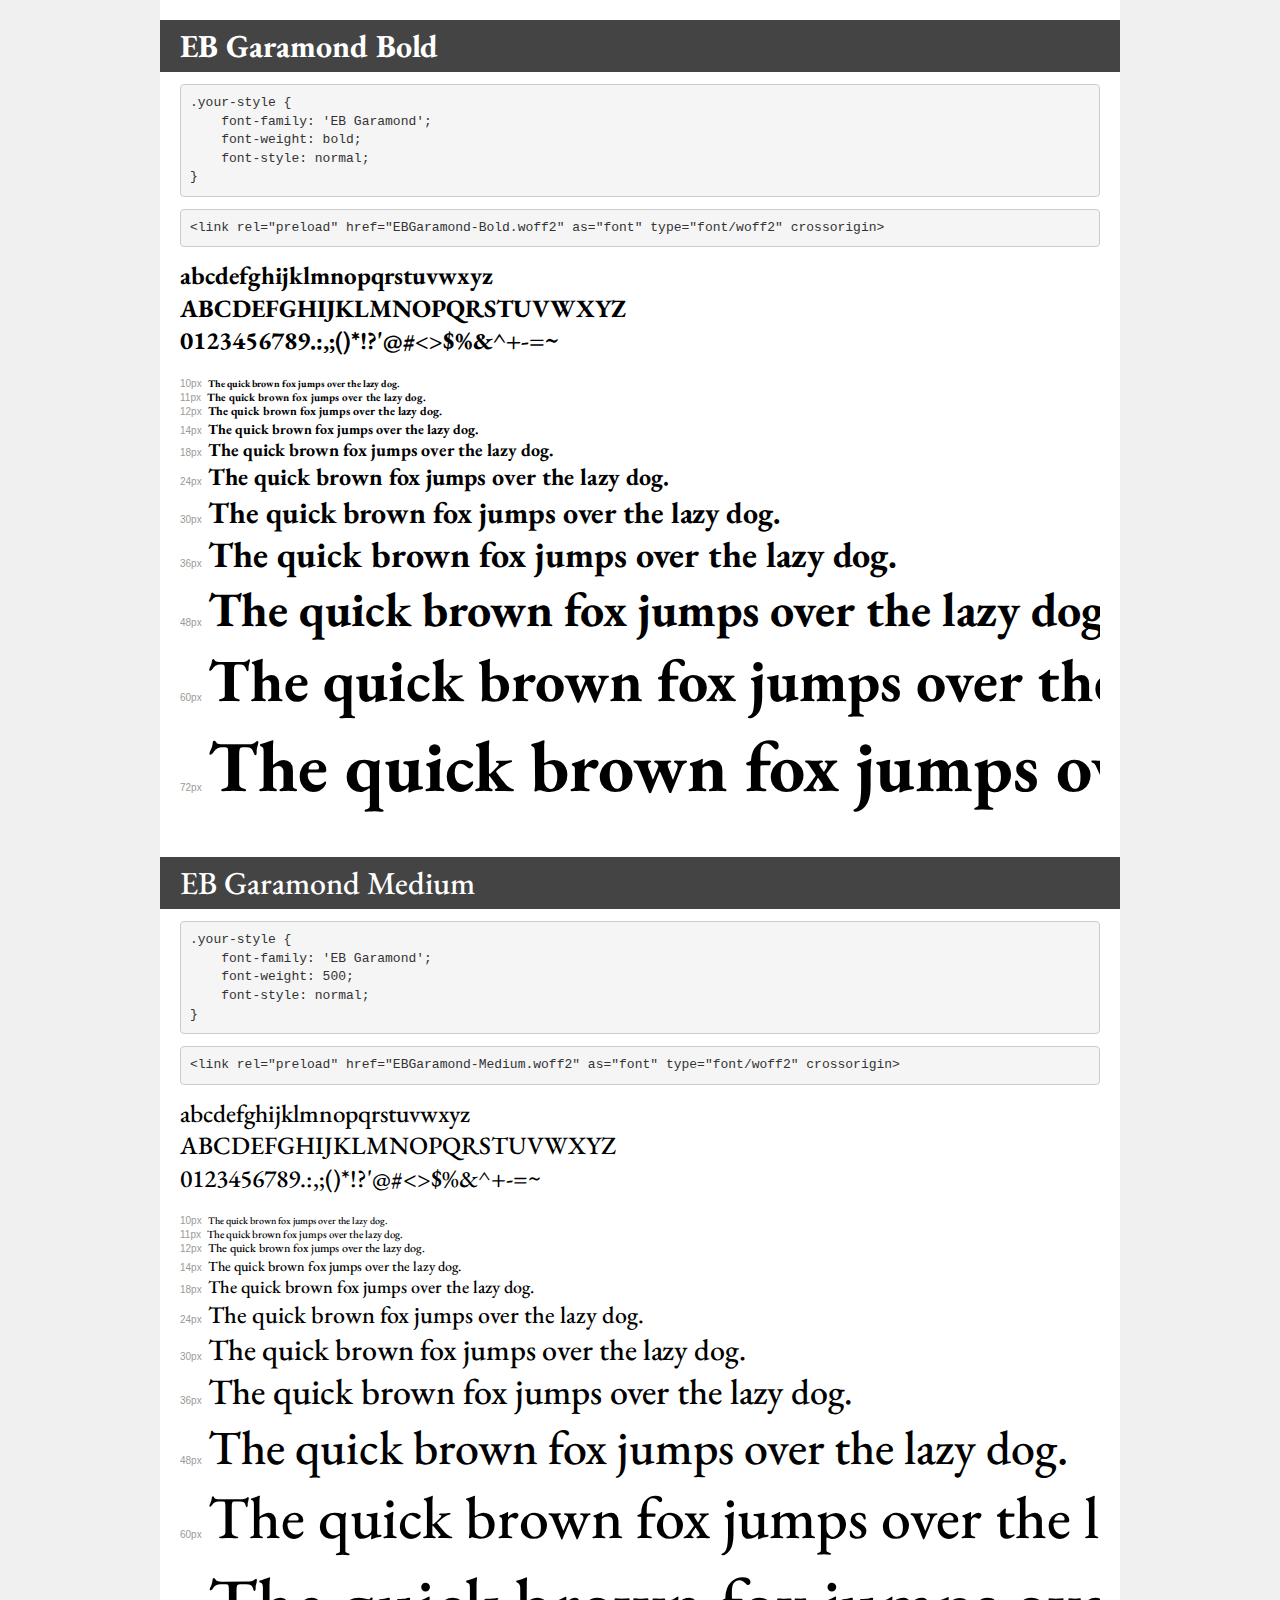
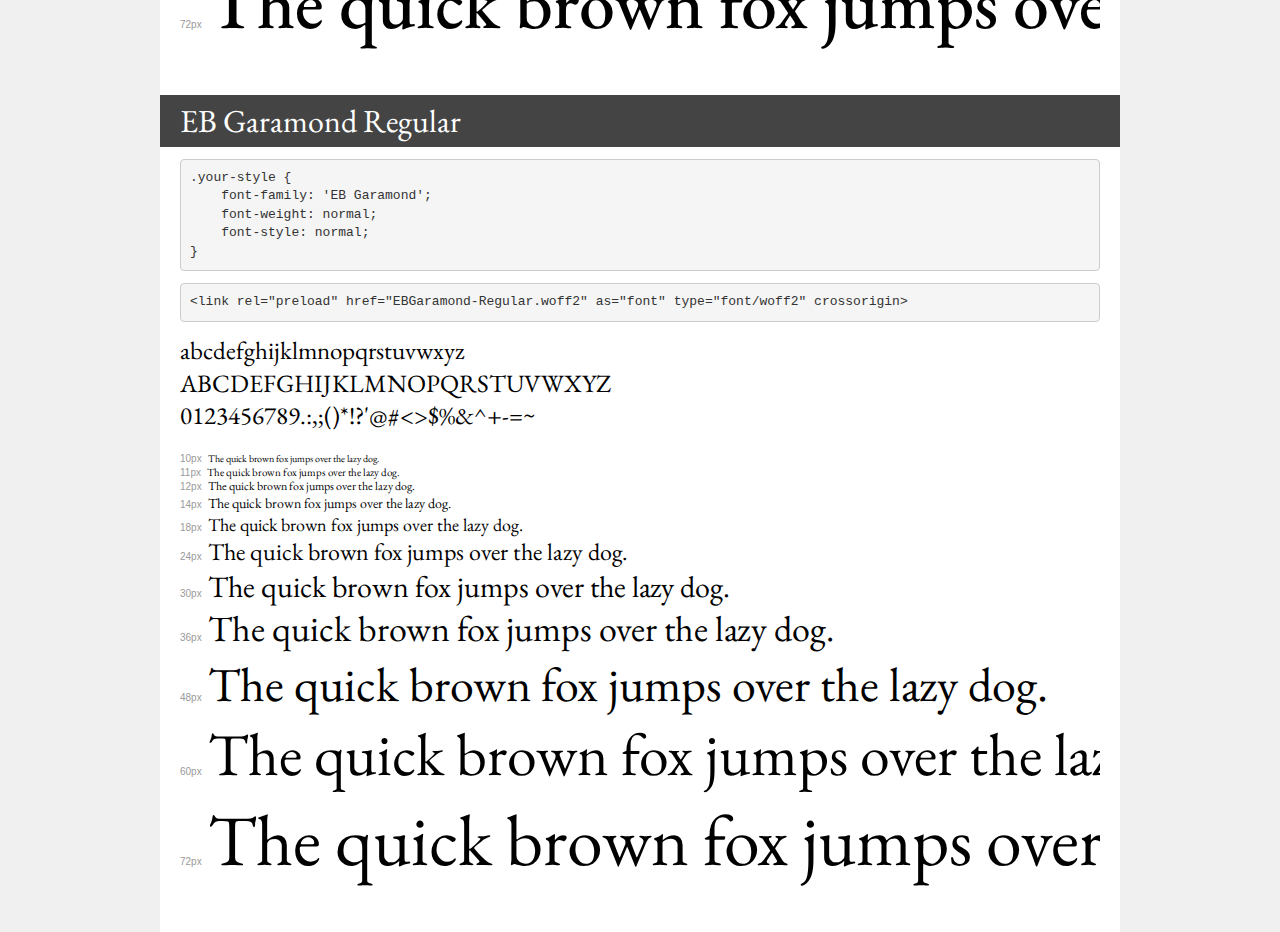
<file: fonts/demo.html>
<!DOCTYPE html>
<html lang="en">
<head>
    <meta charset="utf-8">
    <meta http-equiv="X-UA-Compatible" content="IE=edge">
    <meta name="viewport" content="width=device-width, initial-scale=1">
    <meta name="robots" content="noindex, noarchive">
    <meta name="format-detection" content="telephone=no">
    <title>Transfonter demo</title>
    <link href="stylesheet.css" rel="stylesheet">
    <style>
        /*
        http://meyerweb.com/eric/tools/css/reset/
        v2.0 | 20110126
        License: none (public domain)
        */
        html, body, div, span, applet, object, iframe,
        h1, h2, h3, h4, h5, h6, p, blockquote, pre,
        a, abbr, acronym, address, big, cite, code,
        del, dfn, em, img, ins, kbd, q, s, samp,
        small, strike, strong, sub, sup, tt, var,
        b, u, i, center,
        dl, dt, dd, ol, ul, li,
        fieldset, form, label, legend,
        table, caption, tbody, tfoot, thead, tr, th, td,
        article, aside, canvas, details, embed,
        figure, figcaption, footer, header, hgroup,
        menu, nav, output, ruby, section, summary,
        time, mark, audio, video {
            margin: 0;
            padding: 0;
            border: 0;
            font-size: 100%;
            font: inherit;
            vertical-align: baseline;
        }
        /* HTML5 display-role reset for older browsers */
        article, aside, details, figcaption, figure,
        footer, header, hgroup, menu, nav, section {
            display: block;
        }
        body {
            line-height: 1;
        }
        ol, ul {
            list-style: none;
        }
        blockquote, q {
            quotes: none;
        }
        blockquote:before, blockquote:after,
        q:before, q:after {
            content: '';
            content: none;
        }
        table {
            border-collapse: collapse;
            border-spacing: 0;
        }
        /* demo styles */
        body {
            background: #f0f0f0;
            color: #000;
        }
        .page {
            background: #fff;
            width: 920px;
            margin: 0 auto;
            padding: 20px 20px 0 20px;
            overflow: hidden;
        }
        .font-container {
            overflow-x: auto;
            overflow-y: hidden;
            margin-bottom: 40px;
            line-height: 1.3;
            white-space: nowrap;
            padding-bottom: 5px;
        }
        h1 {
            position: relative;
            background: #444;
            font-size: 32px;
            color: #fff;
            padding: 10px 20px;
            margin: 0 -20px 12px -20px;
        }
        .letters {
            font-size: 25px;
            margin-bottom: 20px;
        }
        .s10:before {
            content: '10px';
        }
        .s11:before {
            content: '11px';
        }
        .s12:before {
            content: '12px';
        }
        .s14:before {
            content: '14px';
        }
        .s18:before {
            content: '18px';
        }
        .s24:before {
            content: '24px';
        }
        .s30:before {
            content: '30px';
        }
        .s36:before {
            content: '36px';
        }
        .s48:before {
            content: '48px';
        }
        .s60:before {
            content: '60px';
        }
        .s72:before {
            content: '72px';
        }
        .s10:before, .s11:before, .s12:before, .s14:before,
        .s18:before, .s24:before, .s30:before, .s36:before,
        .s48:before, .s60:before, .s72:before {
            font-family: Arial, sans-serif;
            font-size: 10px;
            font-weight: normal;
            font-style: normal;
            color: #999;
            padding-right: 6px;
        }
        pre {
            display: block;
            padding: 9px;
            margin: 0 0 12px;
            font-family: Monaco, Menlo, Consolas, "Courier New", monospace;
            font-size: 13px;
            line-height: 1.428571429;
            color: #333;
            font-weight: normal;
            font-style: normal;
            background-color: #f5f5f5;
            border: 1px solid #ccc;
            overflow-x: auto;
            border-radius: 4px;
        }
        /* responsive */
        @media (max-width: 959px) {
            .page {
                width: auto;
                margin: 0;
            }
        }
    </style>
</head>
<body>
<div class="page">
    <div class="demo">
        <h1 style="font-family: 'EB Garamond'; font-weight: bold; font-style: normal;">EB Garamond Bold</h1>
        <pre title="Usage">.your-style {
    font-family: 'EB Garamond';
    font-weight: bold;
    font-style: normal;
}</pre>
        <pre title="Preload (optional)">
&lt;link rel=&quot;preload&quot; href=&quot;EBGaramond-Bold.woff2&quot; as=&quot;font&quot; type=&quot;font/woff2&quot; crossorigin&gt;</pre>
        <div class="font-container" style="font-family: 'EB Garamond'; font-weight: bold; font-style: normal;">
            <p class="letters">
                abcdefghijklmnopqrstuvwxyz<br>
ABCDEFGHIJKLMNOPQRSTUVWXYZ<br>
                0123456789.:,;()*!?'@#&lt;&gt;$%&^+-=~
            </p>
            <p class="s10" style="font-size: 10px;">The quick brown fox jumps over the lazy dog.</p>
            <p class="s11" style="font-size: 11px;">The quick brown fox jumps over the lazy dog.</p>
            <p class="s12" style="font-size: 12px;">The quick brown fox jumps over the lazy dog.</p>
            <p class="s14" style="font-size: 14px;">The quick brown fox jumps over the lazy dog.</p>
            <p class="s18" style="font-size: 18px;">The quick brown fox jumps over the lazy dog.</p>
            <p class="s24" style="font-size: 24px;">The quick brown fox jumps over the lazy dog.</p>
            <p class="s30" style="font-size: 30px;">The quick brown fox jumps over the lazy dog.</p>
            <p class="s36" style="font-size: 36px;">The quick brown fox jumps over the lazy dog.</p>
            <p class="s48" style="font-size: 48px;">The quick brown fox jumps over the lazy dog.</p>
            <p class="s60" style="font-size: 60px;">The quick brown fox jumps over the lazy dog.</p>
            <p class="s72" style="font-size: 72px;">The quick brown fox jumps over the lazy dog.</p>
        </div>
    </div>

    <div class="demo">
        <h1 style="font-family: 'EB Garamond'; font-weight: 500; font-style: normal;">EB Garamond Medium</h1>
        <pre title="Usage">.your-style {
    font-family: 'EB Garamond';
    font-weight: 500;
    font-style: normal;
}</pre>
        <pre title="Preload (optional)">
&lt;link rel=&quot;preload&quot; href=&quot;EBGaramond-Medium.woff2&quot; as=&quot;font&quot; type=&quot;font/woff2&quot; crossorigin&gt;</pre>
        <div class="font-container" style="font-family: 'EB Garamond'; font-weight: 500; font-style: normal;">
            <p class="letters">
                abcdefghijklmnopqrstuvwxyz<br>
ABCDEFGHIJKLMNOPQRSTUVWXYZ<br>
                0123456789.:,;()*!?'@#&lt;&gt;$%&^+-=~
            </p>
            <p class="s10" style="font-size: 10px;">The quick brown fox jumps over the lazy dog.</p>
            <p class="s11" style="font-size: 11px;">The quick brown fox jumps over the lazy dog.</p>
            <p class="s12" style="font-size: 12px;">The quick brown fox jumps over the lazy dog.</p>
            <p class="s14" style="font-size: 14px;">The quick brown fox jumps over the lazy dog.</p>
            <p class="s18" style="font-size: 18px;">The quick brown fox jumps over the lazy dog.</p>
            <p class="s24" style="font-size: 24px;">The quick brown fox jumps over the lazy dog.</p>
            <p class="s30" style="font-size: 30px;">The quick brown fox jumps over the lazy dog.</p>
            <p class="s36" style="font-size: 36px;">The quick brown fox jumps over the lazy dog.</p>
            <p class="s48" style="font-size: 48px;">The quick brown fox jumps over the lazy dog.</p>
            <p class="s60" style="font-size: 60px;">The quick brown fox jumps over the lazy dog.</p>
            <p class="s72" style="font-size: 72px;">The quick brown fox jumps over the lazy dog.</p>
        </div>
    </div>

    <div class="demo">
        <h1 style="font-family: 'EB Garamond'; font-weight: normal; font-style: normal;">EB Garamond Regular</h1>
        <pre title="Usage">.your-style {
    font-family: 'EB Garamond';
    font-weight: normal;
    font-style: normal;
}</pre>
        <pre title="Preload (optional)">
&lt;link rel=&quot;preload&quot; href=&quot;EBGaramond-Regular.woff2&quot; as=&quot;font&quot; type=&quot;font/woff2&quot; crossorigin&gt;</pre>
        <div class="font-container" style="font-family: 'EB Garamond'; font-weight: normal; font-style: normal;">
            <p class="letters">
                abcdefghijklmnopqrstuvwxyz<br>
ABCDEFGHIJKLMNOPQRSTUVWXYZ<br>
                0123456789.:,;()*!?'@#&lt;&gt;$%&^+-=~
            </p>
            <p class="s10" style="font-size: 10px;">The quick brown fox jumps over the lazy dog.</p>
            <p class="s11" style="font-size: 11px;">The quick brown fox jumps over the lazy dog.</p>
            <p class="s12" style="font-size: 12px;">The quick brown fox jumps over the lazy dog.</p>
            <p class="s14" style="font-size: 14px;">The quick brown fox jumps over the lazy dog.</p>
            <p class="s18" style="font-size: 18px;">The quick brown fox jumps over the lazy dog.</p>
            <p class="s24" style="font-size: 24px;">The quick brown fox jumps over the lazy dog.</p>
            <p class="s30" style="font-size: 30px;">The quick brown fox jumps over the lazy dog.</p>
            <p class="s36" style="font-size: 36px;">The quick brown fox jumps over the lazy dog.</p>
            <p class="s48" style="font-size: 48px;">The quick brown fox jumps over the lazy dog.</p>
            <p class="s60" style="font-size: 60px;">The quick brown fox jumps over the lazy dog.</p>
            <p class="s72" style="font-size: 72px;">The quick brown fox jumps over the lazy dog.</p>
        </div>
    </div>

</div>
</body>
</html>
</file>
<file: fonts/stylesheet.css>
@font-face {
    font-family: 'EB Garamond';
    src: url('EBGaramond-Bold.eot');
    src: url('EBGaramond-Bold.eot?#iefix') format('embedded-opentype'),
        url('EBGaramond-Bold.woff2') format('woff2'),
        url('EBGaramond-Bold.woff') format('woff'),
        url('EBGaramond-Bold.ttf') format('truetype'),
        url('EBGaramond-Bold.svg#EBGaramond-Bold') format('svg');
    font-weight: bold;
    font-style: normal;
    font-display: swap;
}

@font-face {
    font-family: 'EB Garamond';
    src: url('EBGaramond-Medium.eot');
    src: url('EBGaramond-Medium.eot?#iefix') format('embedded-opentype'),
        url('EBGaramond-Medium.woff2') format('woff2'),
        url('EBGaramond-Medium.woff') format('woff'),
        url('EBGaramond-Medium.ttf') format('truetype'),
        url('EBGaramond-Medium.svg#EBGaramond-Medium') format('svg');
    font-weight: 500;
    font-style: normal;
    font-display: swap;
}

@font-face {
    font-family: 'EB Garamond';
    src: url('EBGaramond-Regular.eot');
    src: url('EBGaramond-Regular.eot?#iefix') format('embedded-opentype'),
        url('EBGaramond-Regular.woff2') format('woff2'),
        url('EBGaramond-Regular.woff') format('woff'),
        url('EBGaramond-Regular.ttf') format('truetype'),
        url('EBGaramond-Regular.svg#EBGaramond-Regular') format('svg');
    font-weight: normal;
    font-style: normal;
    font-display: swap;
}
</file>
